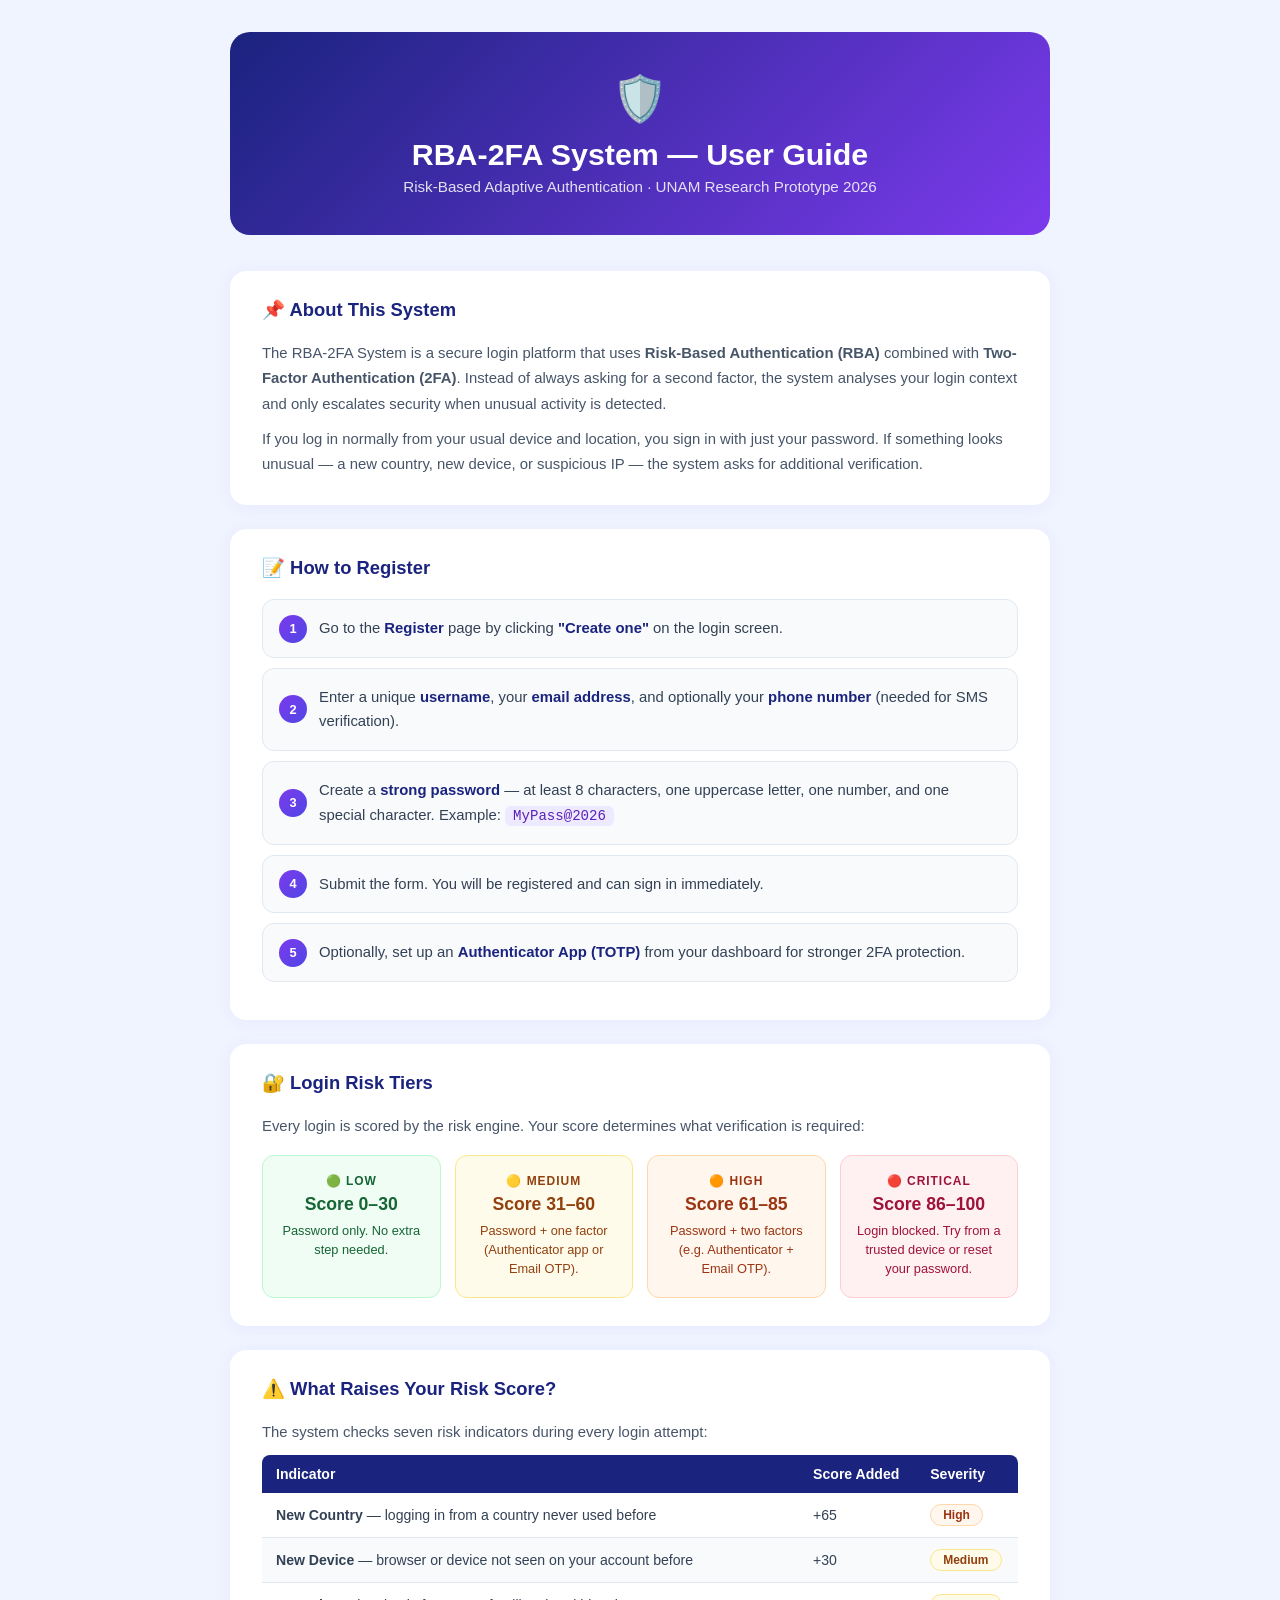
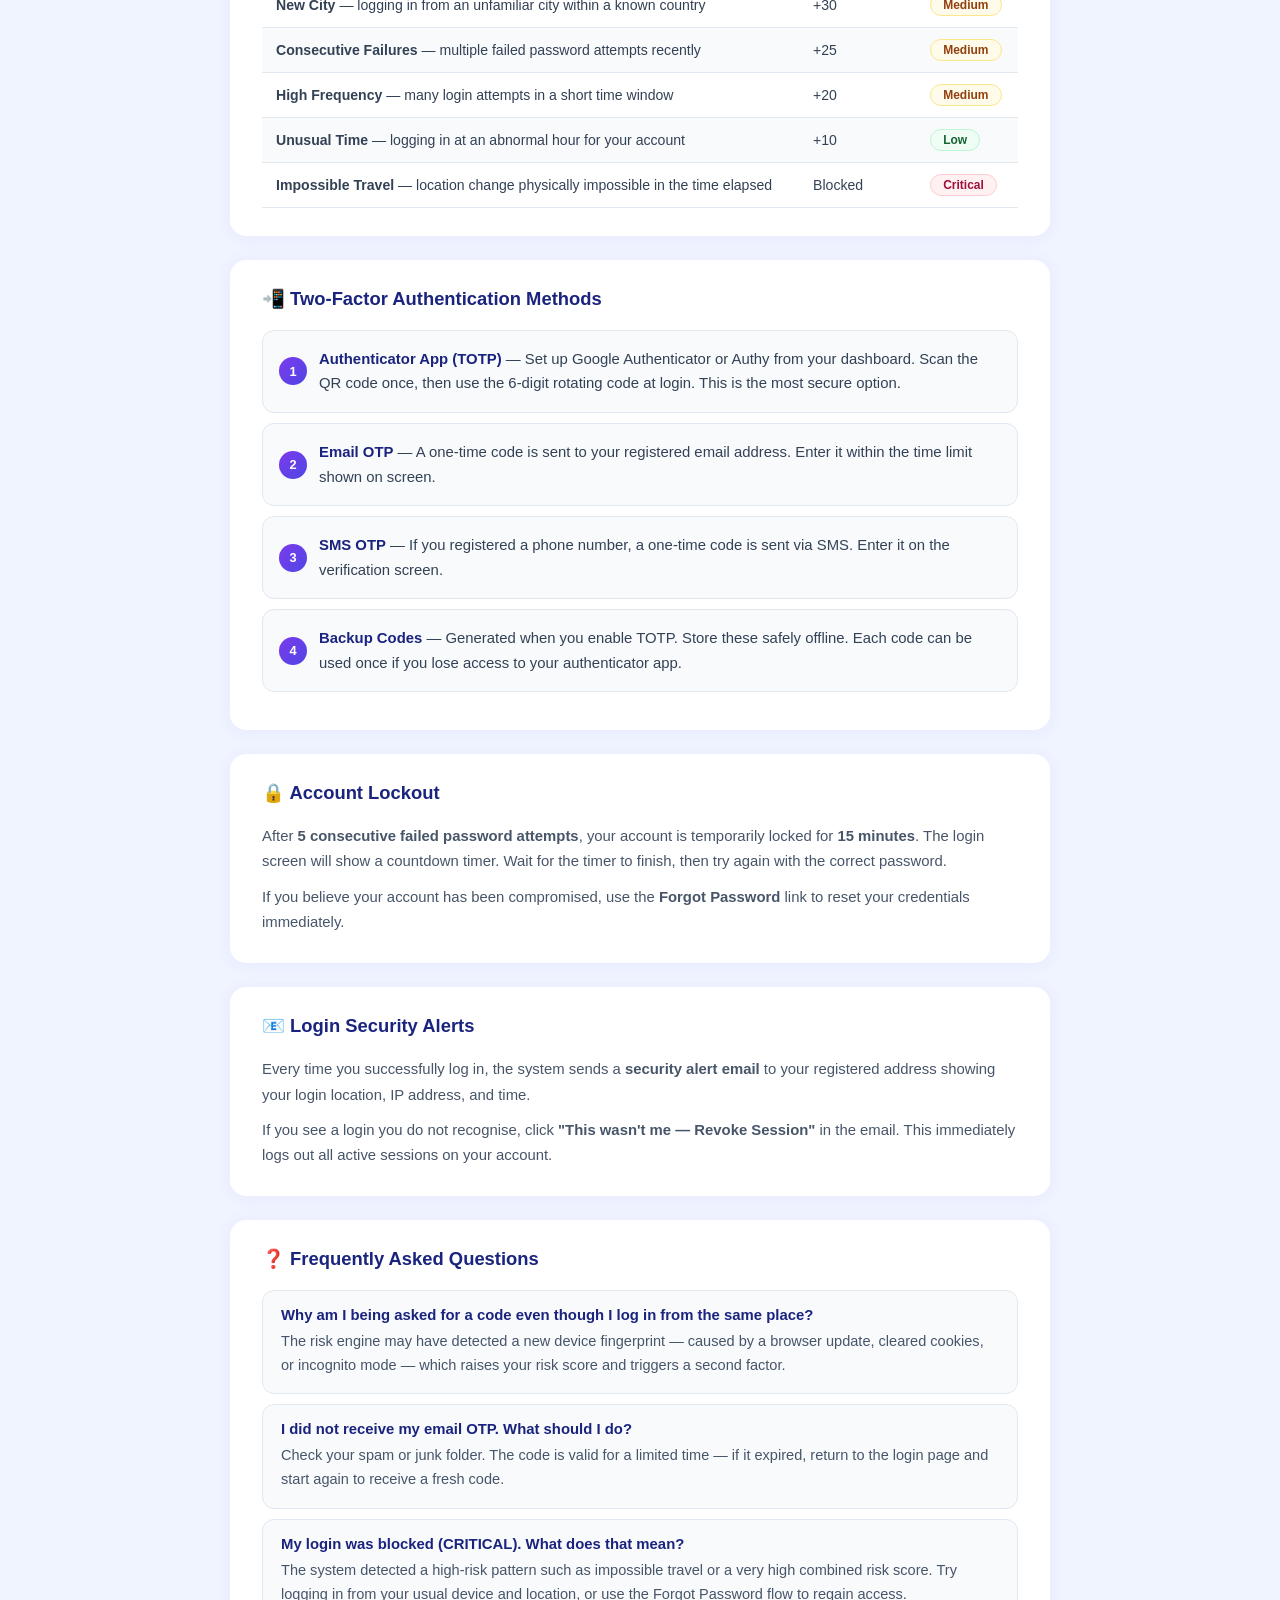
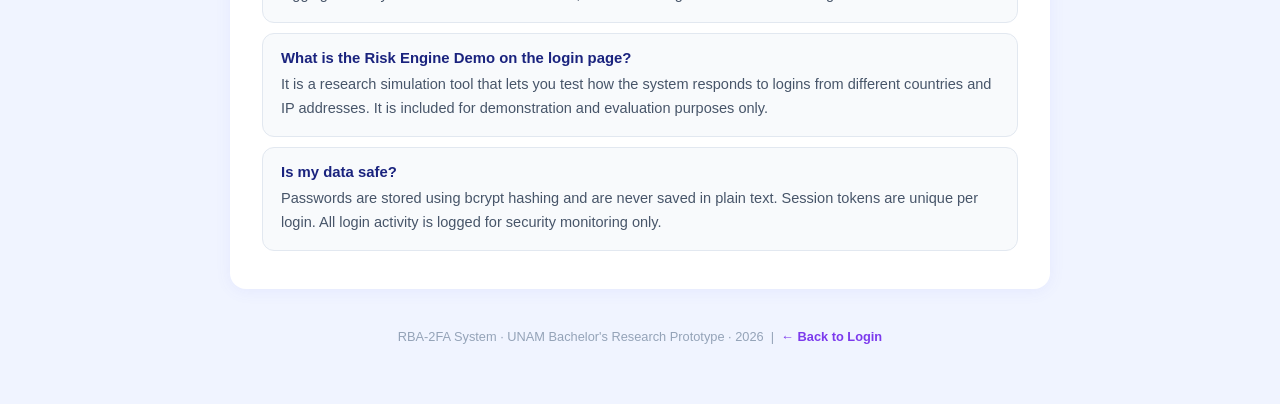
<file: public/user_guide.html>
<!DOCTYPE html>
<html lang="en">
<head>
  <meta charset="UTF-8"/>
  <meta name="viewport" content="width=device-width,initial-scale=1.0"/>
  <title>User Guide — RBA-2FA System</title>
  <style>
    * { box-sizing: border-box; margin: 0; padding: 0; }

    body {
      font-family: 'Segoe UI', sans-serif;
      background: #f0f4ff;
      color: #1e293b;
      padding: 32px 16px 60px;
    }

    .container {
      max-width: 820px;
      margin: 0 auto;
    }

    .header {
      background: linear-gradient(135deg, #1a237e, #7c3aed);
      border-radius: 20px;
      padding: 40px 36px;
      color: #fff;
      margin-bottom: 36px;
      text-align: center;
    }

    .header .icon { font-size: 2.8rem; margin-bottom: 12px; }
    .header h1 { font-size: 1.9rem; font-weight: 800; margin-bottom: 6px; }
    .header p { font-size: 0.95rem; opacity: 0.85; }

    .card {
      background: #fff;
      border-radius: 16px;
      padding: 28px 32px;
      margin-bottom: 24px;
      box-shadow: 0 2px 16px rgba(99,102,241,0.08);
    }

    .card h2 {
      font-size: 1.15rem;
      font-weight: 800;
      color: #1a237e;
      margin-bottom: 20px;
      display: flex;
      align-items: center;
      gap: 10px;
    }

    .card p {
      font-size: 0.93rem;
      color: #475569;
      line-height: 1.7;
      margin-bottom: 10px;
    }

    .card p:last-child { margin-bottom: 0; }

    /* Steps — redesigned */
    .steps { list-style: none; padding: 0; }

    .steps li {
      position: relative;
      padding: 16px 18px 16px 56px;
      background: #f8fafc;
      border: 1.5px solid #e2e8f0;
      border-radius: 12px;
      margin-bottom: 10px;
      font-size: 0.93rem;
      color: #334155;
      line-height: 1.65;
      counter-increment: step-counter;
    }

    .steps li::before {
      content: counter(step-counter);
      position: absolute;
      left: 16px;
      top: 50%;
      transform: translateY(-50%);
      width: 28px;
      height: 28px;
      background: linear-gradient(135deg, #7c3aed, #4f46e5);
      color: #fff;
      border-radius: 50%;
      display: flex;
      align-items: center;
      justify-content: center;
      font-weight: 800;
      font-size: 0.8rem;
    }

    .steps { counter-reset: step-counter; }

    .steps li strong { color: #1a237e; }

    code {
      background: #ede9fe;
      color: #5b21b6;
      padding: 2px 8px;
      border-radius: 6px;
      font-size: 0.88rem;
      font-family: 'Courier New', monospace;
      white-space: nowrap;
    }

    /* Risk tier grid */
    .tier-grid {
      display: grid;
      grid-template-columns: repeat(auto-fit, minmax(170px, 1fr));
      gap: 14px;
      margin-top: 16px;
    }

    .tier-card {
      border-radius: 12px;
      padding: 18px 14px;
      text-align: center;
    }

    .tier-card .tier-label {
      font-size: 0.75rem;
      font-weight: 800;
      text-transform: uppercase;
      letter-spacing: 0.08em;
      margin-bottom: 6px;
    }

    .tier-card .tier-score {
      font-size: 1.1rem;
      font-weight: 800;
      margin-bottom: 6px;
    }

    .tier-card .tier-action {
      font-size: 0.8rem;
      line-height: 1.5;
    }

    .tier-low      { background: #f0fdf4; border: 1.5px solid #bbf7d0; color: #166534; }
    .tier-medium   { background: #fffbeb; border: 1.5px solid #fde68a; color: #92400e; }
    .tier-high     { background: #fff7ed; border: 1.5px solid #fed7aa; color: #9a3412; }
    .tier-critical { background: #fff1f2; border: 1.5px solid #fecdd3; color: #9f1239; }

    /* Table */
    table {
      width: 100%;
      border-collapse: collapse;
      font-size: 0.88rem;
      margin-top: 8px;
    }

    thead th {
      background: #1a237e;
      color: #fff;
      padding: 11px 14px;
      text-align: left;
      font-weight: 700;
    }

    thead th:first-child { border-radius: 8px 0 0 0; }
    thead th:last-child  { border-radius: 0 8px 0 0; }

    tbody tr:nth-child(even) { background: #f8fafc; }
    tbody td {
      padding: 11px 14px;
      color: #334155;
      border-bottom: 1px solid #e2e8f0;
      vertical-align: middle;
    }

    .badge {
      display: inline-block;
      padding: 3px 12px;
      border-radius: 20px;
      font-size: 0.75rem;
      font-weight: 700;
      white-space: nowrap;
    }

    .badge-high     { background: #fff7ed; color: #9a3412; border: 1px solid #fed7aa; }
    .badge-medium   { background: #fffbeb; color: #92400e; border: 1px solid #fde68a; }
    .badge-low      { background: #f0fdf4; color: #166534; border: 1px solid #bbf7d0; }
    .badge-critical { background: #fff1f2; color: #9f1239; border: 1px solid #fecdd3; }

    /* FAQ */
    .faq-item {
      border: 1.5px solid #e2e8f0;
      border-radius: 12px;
      padding: 16px 18px;
      margin-bottom: 10px;
      background: #f8fafc;
    }

    .faq-item dt {
      font-weight: 700;
      color: #1a237e;
      margin-bottom: 6px;
      font-size: 0.93rem;
    }

    .faq-item dd {
      font-size: 0.91rem;
      color: #475569;
      line-height: 1.65;
      margin-left: 0;
    }

    .footer {
      text-align: center;
      font-size: 0.8rem;
      color: #94a3b8;
      margin-top: 40px;
    }

    .footer a {
      color: #7c3aed;
      font-weight: 700;
      text-decoration: none;
    }

    @media (max-width: 540px) {
      .card { padding: 20px 18px; }
      .header { padding: 28px 20px; }
      .tier-grid { grid-template-columns: 1fr 1fr; }
      .steps li { padding-left: 50px; }
    }
  </style>
</head>
<body>
<div class="container">

  <div class="header">
    <div class="icon">🛡️</div>
    <h1>RBA-2FA System — User Guide</h1>
    <p>Risk-Based Adaptive Authentication · UNAM Research Prototype 2026</p>
  </div>

  <div class="card">
    <h2>📌 About This System</h2>
    <p>The RBA-2FA System is a secure login platform that uses <strong>Risk-Based Authentication (RBA)</strong> combined with <strong>Two-Factor Authentication (2FA)</strong>. Instead of always asking for a second factor, the system analyses your login context and only escalates security when unusual activity is detected.</p>
    <p>If you log in normally from your usual device and location, you sign in with just your password. If something looks unusual — a new country, new device, or suspicious IP — the system asks for additional verification.</p>
  </div>

  <div class="card">
    <h2>📝 How to Register</h2>
    <ol class="steps">
      <li>Go to the <strong>Register</strong> page by clicking <strong>"Create one"</strong> on the login screen.</li>
      <li>Enter a unique <strong>username</strong>, your <strong>email address</strong>, and optionally your <strong>phone number</strong> (needed for SMS verification).</li>
      <li>Create a <strong>strong password</strong> — at least 8 characters, one uppercase letter, one number, and one special character. Example: <code>MyPass@2026</code></li>
      <li>Submit the form. You will be registered and can sign in immediately.</li>
      <li>Optionally, set up an <strong>Authenticator App (TOTP)</strong> from your dashboard for stronger 2FA protection.</li>
    </ol>
  </div>

  <div class="card">
    <h2>🔐 Login Risk Tiers</h2>
    <p>Every login is scored by the risk engine. Your score determines what verification is required:</p>
    <div class="tier-grid">
      <div class="tier-card tier-low">
        <div class="tier-label">🟢 LOW</div>
        <div class="tier-score">Score 0–30</div>
        <div class="tier-action">Password only. No extra step needed.</div>
      </div>
      <div class="tier-card tier-medium">
        <div class="tier-label">🟡 MEDIUM</div>
        <div class="tier-score">Score 31–60</div>
        <div class="tier-action">Password + one factor (Authenticator app or Email OTP).</div>
      </div>
      <div class="tier-card tier-high">
        <div class="tier-label">🟠 HIGH</div>
        <div class="tier-score">Score 61–85</div>
        <div class="tier-action">Password + two factors (e.g. Authenticator + Email OTP).</div>
      </div>
      <div class="tier-card tier-critical">
        <div class="tier-label">🔴 CRITICAL</div>
        <div class="tier-score">Score 86–100</div>
        <div class="tier-action">Login blocked. Try from a trusted device or reset your password.</div>
      </div>
    </div>
  </div>

  <div class="card">
    <h2>⚠️ What Raises Your Risk Score?</h2>
    <p>The system checks seven risk indicators during every login attempt:</p>
    <table>
      <thead>
        <tr>
          <th>Indicator</th>
          <th>Score Added</th>
          <th>Severity</th>
        </tr>
      </thead>
      <tbody>
        <tr>
          <td><strong>New Country</strong> — logging in from a country never used before</td>
          <td>+65</td>
          <td><span class="badge badge-high">High</span></td>
        </tr>
        <tr>
          <td><strong>New Device</strong> — browser or device not seen on your account before</td>
          <td>+30</td>
          <td><span class="badge badge-medium">Medium</span></td>
        </tr>
        <tr>
          <td><strong>New City</strong> — logging in from an unfamiliar city within a known country</td>
          <td>+30</td>
          <td><span class="badge badge-medium">Medium</span></td>
        </tr>
        <tr>
          <td><strong>Consecutive Failures</strong> — multiple failed password attempts recently</td>
          <td>+25</td>
          <td><span class="badge badge-medium">Medium</span></td>
        </tr>
        <tr>
          <td><strong>High Frequency</strong> — many login attempts in a short time window</td>
          <td>+20</td>
          <td><span class="badge badge-medium">Medium</span></td>
        </tr>
        <tr>
          <td><strong>Unusual Time</strong> — logging in at an abnormal hour for your account</td>
          <td>+10</td>
          <td><span class="badge badge-low">Low</span></td>
        </tr>
        <tr>
          <td><strong>Impossible Travel</strong> — location change physically impossible in the time elapsed</td>
          <td>Blocked</td>
          <td><span class="badge badge-critical">Critical</span></td>
        </tr>
      </tbody>
    </table>
  </div>

  <div class="card">
    <h2>📲 Two-Factor Authentication Methods</h2>
    <ol class="steps">
      <li><strong>Authenticator App (TOTP)</strong> — Set up Google Authenticator or Authy from your dashboard. Scan the QR code once, then use the 6-digit rotating code at login. This is the most secure option.</li>
      <li><strong>Email OTP</strong> — A one-time code is sent to your registered email address. Enter it within the time limit shown on screen.</li>
      <li><strong>SMS OTP</strong> — If you registered a phone number, a one-time code is sent via SMS. Enter it on the verification screen.</li>
      <li><strong>Backup Codes</strong> — Generated when you enable TOTP. Store these safely offline. Each code can be used once if you lose access to your authenticator app.</li>
    </ol>
  </div>

  <div class="card">
    <h2>🔒 Account Lockout</h2>
    <p>After <strong>5 consecutive failed password attempts</strong>, your account is temporarily locked for <strong>15 minutes</strong>. The login screen will show a countdown timer. Wait for the timer to finish, then try again with the correct password.</p>
    <p>If you believe your account has been compromised, use the <strong>Forgot Password</strong> link to reset your credentials immediately.</p>
  </div>

  <div class="card">
    <h2>📧 Login Security Alerts</h2>
    <p>Every time you successfully log in, the system sends a <strong>security alert email</strong> to your registered address showing your login location, IP address, and time.</p>
    <p>If you see a login you do not recognise, click <strong>"This wasn't me — Revoke Session"</strong> in the email. This immediately logs out all active sessions on your account.</p>
  </div>

  <div class="card">
    <h2>❓ Frequently Asked Questions</h2>
    <dl>
      <div class="faq-item">
        <dt>Why am I being asked for a code even though I log in from the same place?</dt>
        <dd>The risk engine may have detected a new device fingerprint — caused by a browser update, cleared cookies, or incognito mode — which raises your risk score and triggers a second factor.</dd>
      </div>
      <div class="faq-item">
        <dt>I did not receive my email OTP. What should I do?</dt>
        <dd>Check your spam or junk folder. The code is valid for a limited time — if it expired, return to the login page and start again to receive a fresh code.</dd>
      </div>
      <div class="faq-item">
        <dt>My login was blocked (CRITICAL). What does that mean?</dt>
        <dd>The system detected a high-risk pattern such as impossible travel or a very high combined risk score. Try logging in from your usual device and location, or use the Forgot Password flow to regain access.</dd>
      </div>
      <div class="faq-item">
        <dt>What is the Risk Engine Demo on the login page?</dt>
        <dd>It is a research simulation tool that lets you test how the system responds to logins from different countries and IP addresses. It is included for demonstration and evaluation purposes only.</dd>
      </div>
      <div class="faq-item">
        <dt>Is my data safe?</dt>
        <dd>Passwords are stored using bcrypt hashing and are never saved in plain text. Session tokens are unique per login. All login activity is logged for security monitoring only.</dd>
      </div>
    </dl>
  </div>

  <div class="footer">
    RBA-2FA System · UNAM Bachelor's Research Prototype · 2026 &nbsp;|&nbsp;
    <a href="/login.html">← Back to Login</a>
  </div>

</div>
</body>
</html>
</file>
